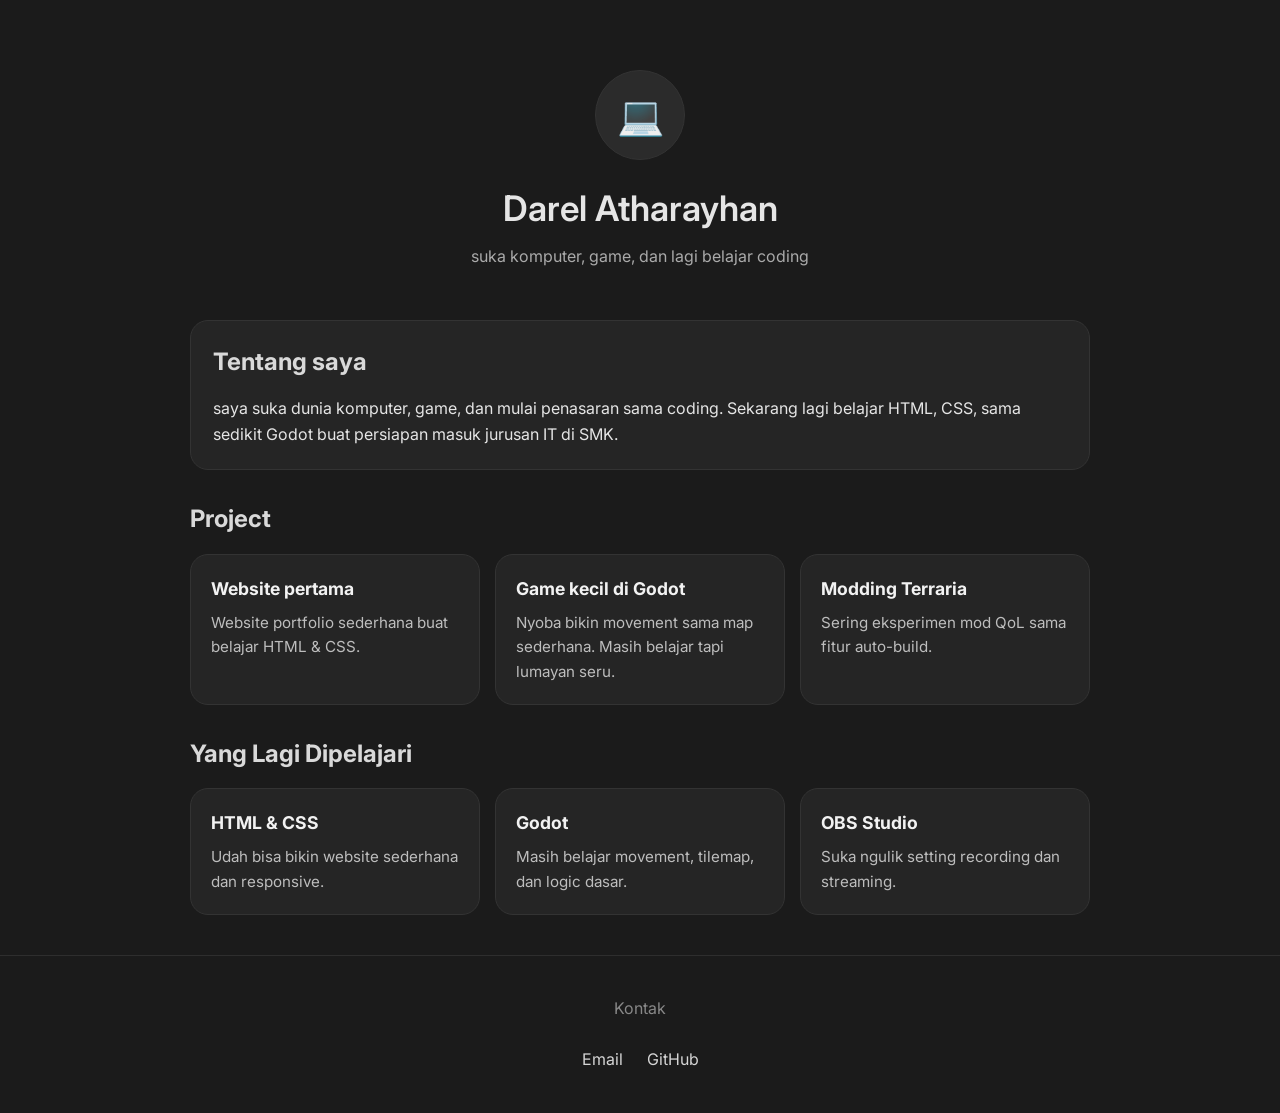
<file: index.html>
<!DOCTYPE html>
<html lang="id">
<head>
  <meta charset="UTF-8">
  <meta name="viewport" content="width=device-width, initial-scale=1.0">
  <title>Darel Atharayhan</title>

  <link href="https://fonts.googleapis.com/css2?family=Inter:wght@300;400;500;600&display=swap" rel="stylesheet">

  <style>
    *{
      margin:0;
      padding:0;
      box-sizing:border-box;
    }

    body{
      font-family:'Inter',sans-serif;
      background:#1b1b1b;
      color:#e5e5e5;
      line-height:1.6;
    }

    .container{
      width:90%;
      max-width:900px;
      margin:auto;
    }

    /* HEADER */
    header{
      text-align:center;
      padding:70px 20px 50px;
    }

    .profile-icon{
      width:90px;
      height:90px;
      margin:auto;
      border-radius:50%;
      background:#2b2b2b;
      display:flex;
      justify-content:center;
      align-items:center;
      font-size:38px;
      margin-bottom:20px;
      border:1px solid #333;
    }

    header h1{
      font-size:2.2rem;
      font-weight:600;
      margin-bottom:8px;
    }

    header p{
      color:#aaaaaa;
      font-size:1rem;
    }

    /* SECTION */
    section{
      margin-bottom:30px;
    }

    h2{
      font-size:1.5rem;
      margin-bottom:15px;
      color:#d9d9d9;
    }

    /* CARD */
    .card{
      background:#252525;
      border:1px solid #333;
      border-radius:18px;
      padding:20px;
      transition:0.25s ease;
    }

    .card:hover{
      transform:translateY(-5px);
      border-color:#555;
    }

    .card h3{
      margin-bottom:8px;
      font-size:1.1rem;
      color:#f2f2f2;
    }

    .card p{
      color:#bdbdbd;
      font-size:0.95rem;
    }

    /* GRID */
    .grid{
      display:grid;
      grid-template-columns:repeat(auto-fit,minmax(250px,1fr));
      gap:15px;
    }

    /* ABOUT */
    .about{
      background:#252525;
      border-radius:18px;
      padding:22px;
      border:1px solid #333;
    }

    /* FOOTER */
    footer{
      text-align:center;
      padding:40px 20px;
      color:#888;
      border-top:1px solid #2e2e2e;
      margin-top:40px;
    }

    footer a{
      color:#d5d5d5;
      text-decoration:none;
      margin:0 10px;
      transition:.2s;
    }

    footer a:hover{
      color:white;
    }

    @media(max-width:600px){
      header h1{
        font-size:1.8rem;
      }

      .profile-icon{
        width:75px;
        height:75px;
        font-size:32px;
      }
    }
  </style>
</head>

<body>

  <header class="container">
    <div class="profile-icon">💻</div>

    <h1>Darel Atharayhan</h1>

    <p>suka komputer, game, dan lagi belajar coding</p>
  </header>

  <main class="container">

    <section>
      <div class="about">
        <h2>Tentang saya</h2>

        <p>
          saya suka dunia komputer, game, dan mulai penasaran sama coding.
          Sekarang lagi belajar HTML, CSS, sama sedikit Godot buat
          persiapan masuk jurusan IT di SMK.
        </p>
      </div>
    </section>

    <section>
      <h2>Project</h2>

      <div class="grid">

        <div class="card">
          <h3>Website pertama</h3>
          <p>
            Website portfolio sederhana buat belajar HTML & CSS.
          </p>
        </div>

        <div class="card">
          <h3>Game kecil di Godot</h3>
          <p>
            Nyoba bikin movement sama map sederhana.
            Masih belajar tapi lumayan seru.
          </p>
        </div>

        <div class="card">
          <h3>Modding Terraria</h3>
          <p>
            Sering eksperimen mod QoL sama fitur auto-build.
          </p>
        </div>

      </div>
    </section>

    <section>
      <h2>Yang Lagi Dipelajari</h2>

      <div class="grid">

        <div class="card">
          <h3>HTML & CSS</h3>
          <p>Udah bisa bikin website sederhana dan responsive.</p>
        </div>

        <div class="card">
          <h3>Godot</h3>
          <p>Masih belajar movement, tilemap, dan logic dasar.</p>
        </div>

        <div class="card">
          <h3>OBS Studio</h3>
          <p>Suka ngulik setting recording dan streaming.</p>
        </div>

      </div>
    </section>

  </main>

  <footer>
    <p>Kontak</p>

    <br>

    <a href="mailto:clopby99@gmail.com">Email</a>
    <a href="https://github.com/redemption-23">GitHub</a>
  </footer>

</body>
</html>
</file>
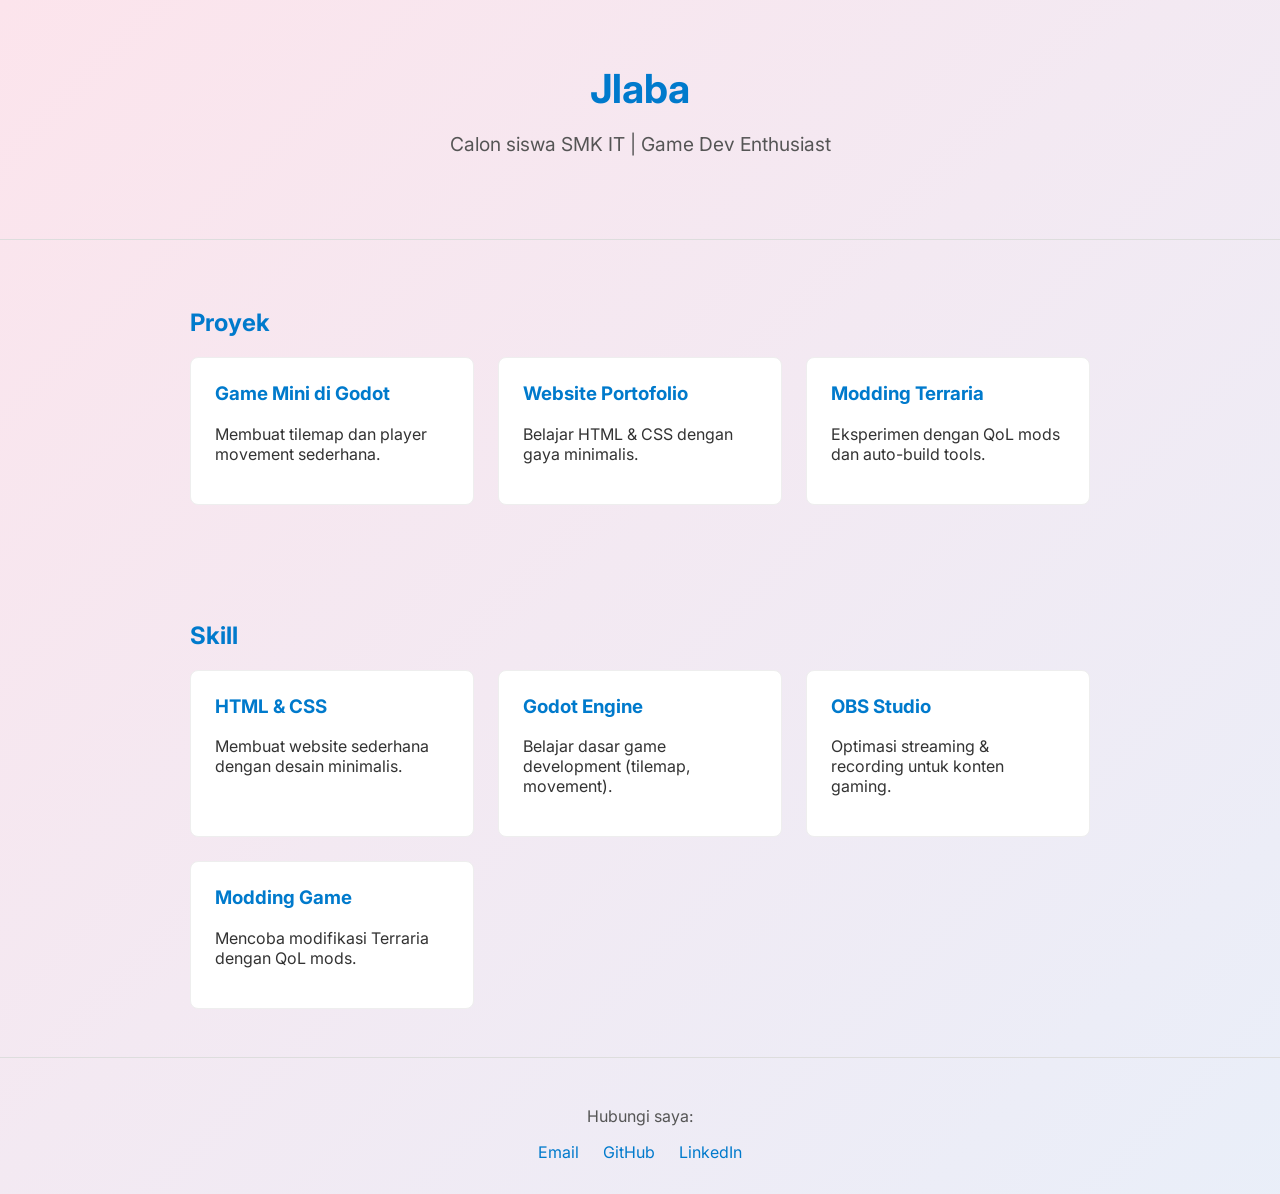
<file: belajar coding/index.html>
<!DOCTYPE html>
<html lang="id">
<head>
  <meta charset="UTF-8">
  <title>Portofolio SMK</title>
  <link href="https://fonts.googleapis.com/css2?family=Inter:wght@400;600&display=swap" rel="stylesheet">
  <style>
    body {
      font-family: 'Inter', sans-serif;
      background: linear-gradient(-45deg, #f9f9f9, #e0f7fa, #e3f2fd, #fce4ec);
      background-size: 400% 400%;
      animation: gradientBG 15s ease infinite; /* animasi background */
      color: #333;
      margin: 0;
    }

    @keyframes gradientBG {
      0% { background-position: 0% 50%; }
      50% { background-position: 100% 50%; }
      100% { background-position: 0% 50%; }
    }

    header {
      text-align: center;
      padding: 4rem 2rem;
      border-bottom: 1px solid #ddd;
      opacity: 0;
      transform: translateY(-30px);
      animation: fadeDown 1.2s forwards;
    }
    header h1 {
      font-size: 2.5rem;
      margin: 0;
      color: #007acc;
    }
    header p {
      color: #555;
      font-size: 1.2rem;
    }

    section {
      max-width: 900px;
      margin: auto;
      padding: 3rem 2rem;
    }
    h2 {
      color: #007acc;
    }

    .grid {
      display: grid;
      grid-template-columns: repeat(auto-fit, minmax(250px, 1fr));
      gap: 1.5rem;
    }

    .project, .skill {
      background: #fff;
      border: 1px solid #eee;
      border-radius: 8px;
      padding: 1.5rem;
      transition: box-shadow 0.3s, transform 0.3s;
      opacity: 0;
      transform: translateY(20px);
    }
    .project:hover, .skill:hover {
      box-shadow: 0 6px 20px rgba(0,0,0,0.1);
      transform: translateY(-5px);
    }
    .project h3, .skill h3 {
      margin-top: 0;
      color: #007acc;
    }

    footer {
      text-align: center;
      padding: 2rem;
      border-top: 1px solid #ddd;
      color: #555;
    }
    footer a {
      color: #007acc;
      text-decoration: none;
      margin: 0 10px;
    }
    footer a:hover {
      text-decoration: underline;
    }

    /* Animasi scroll */
    .fade-in {
      animation: fadeInUp 1s forwards;
    }
    @keyframes fadeInUp {
      from { opacity: 0; transform: translateY(20px); }
      to { opacity: 1; transform: translateY(0); }
    }

    /* Animasi header saat load */
    @keyframes fadeDown {
      from { opacity: 0; transform: translateY(-30px); }
      to { opacity: 1; transform: translateY(0); }
    }
  </style>
</head>
<body>
  <header>
    <h1>Jlaba</h1>
    <p>Calon siswa SMK IT | Game Dev Enthusiast</p>
  </header>

  <section>
    <h2>Proyek</h2>
    <div class="grid">
      <div class="project"> <h3>Game Mini di Godot</h3> <p>Membuat tilemap dan player movement sederhana.</p> </div>
      <div class="project"> <h3>Website Portofolio</h3> <p>Belajar HTML & CSS dengan gaya minimalis.</p> </div>
      <div class="project"> <h3>Modding Terraria</h3> <p>Eksperimen dengan QoL mods dan auto-build tools.</p> </div>
    </div>
  </section>

  <section>
    <h2>Skill</h2>
    <div class="grid">
      <div class="skill"> <h3>HTML & CSS</h3> <p>Membuat website sederhana dengan desain minimalis.</p> </div>
      <div class="skill"> <h3>Godot Engine</h3> <p>Belajar dasar game development (tilemap, movement).</p> </div>
      <div class="skill"> <h3>OBS Studio</h3> <p>Optimasi streaming & recording untuk konten gaming.</p> </div>
      <div class="skill"> <h3>Modding Game</h3> <p>Mencoba modifikasi Terraria dengan QoL mods.</p> </div>
    </div>
  </section>

  <footer>
    <p>Hubungi saya:</p>
    <a href="mailto:emailkamu@example.com">Email</a>
    <a href="https://github.com/username">GitHub</a>
    <a href="https://linkedin.com/in/username">LinkedIn</a>
  </footer>

  <script>
    // Script untuk animasi scroll
    const items = document.querySelectorAll('.project, .skill');
    const observer = new IntersectionObserver(entries => {
      entries.forEach(entry => {
        if (entry.isIntersecting) {
          entry.target.classList.add('fade-in');
        }
      });
    });
    items.forEach(item => observer.observe(item));
  </script>
</body>
</html>
</file>
